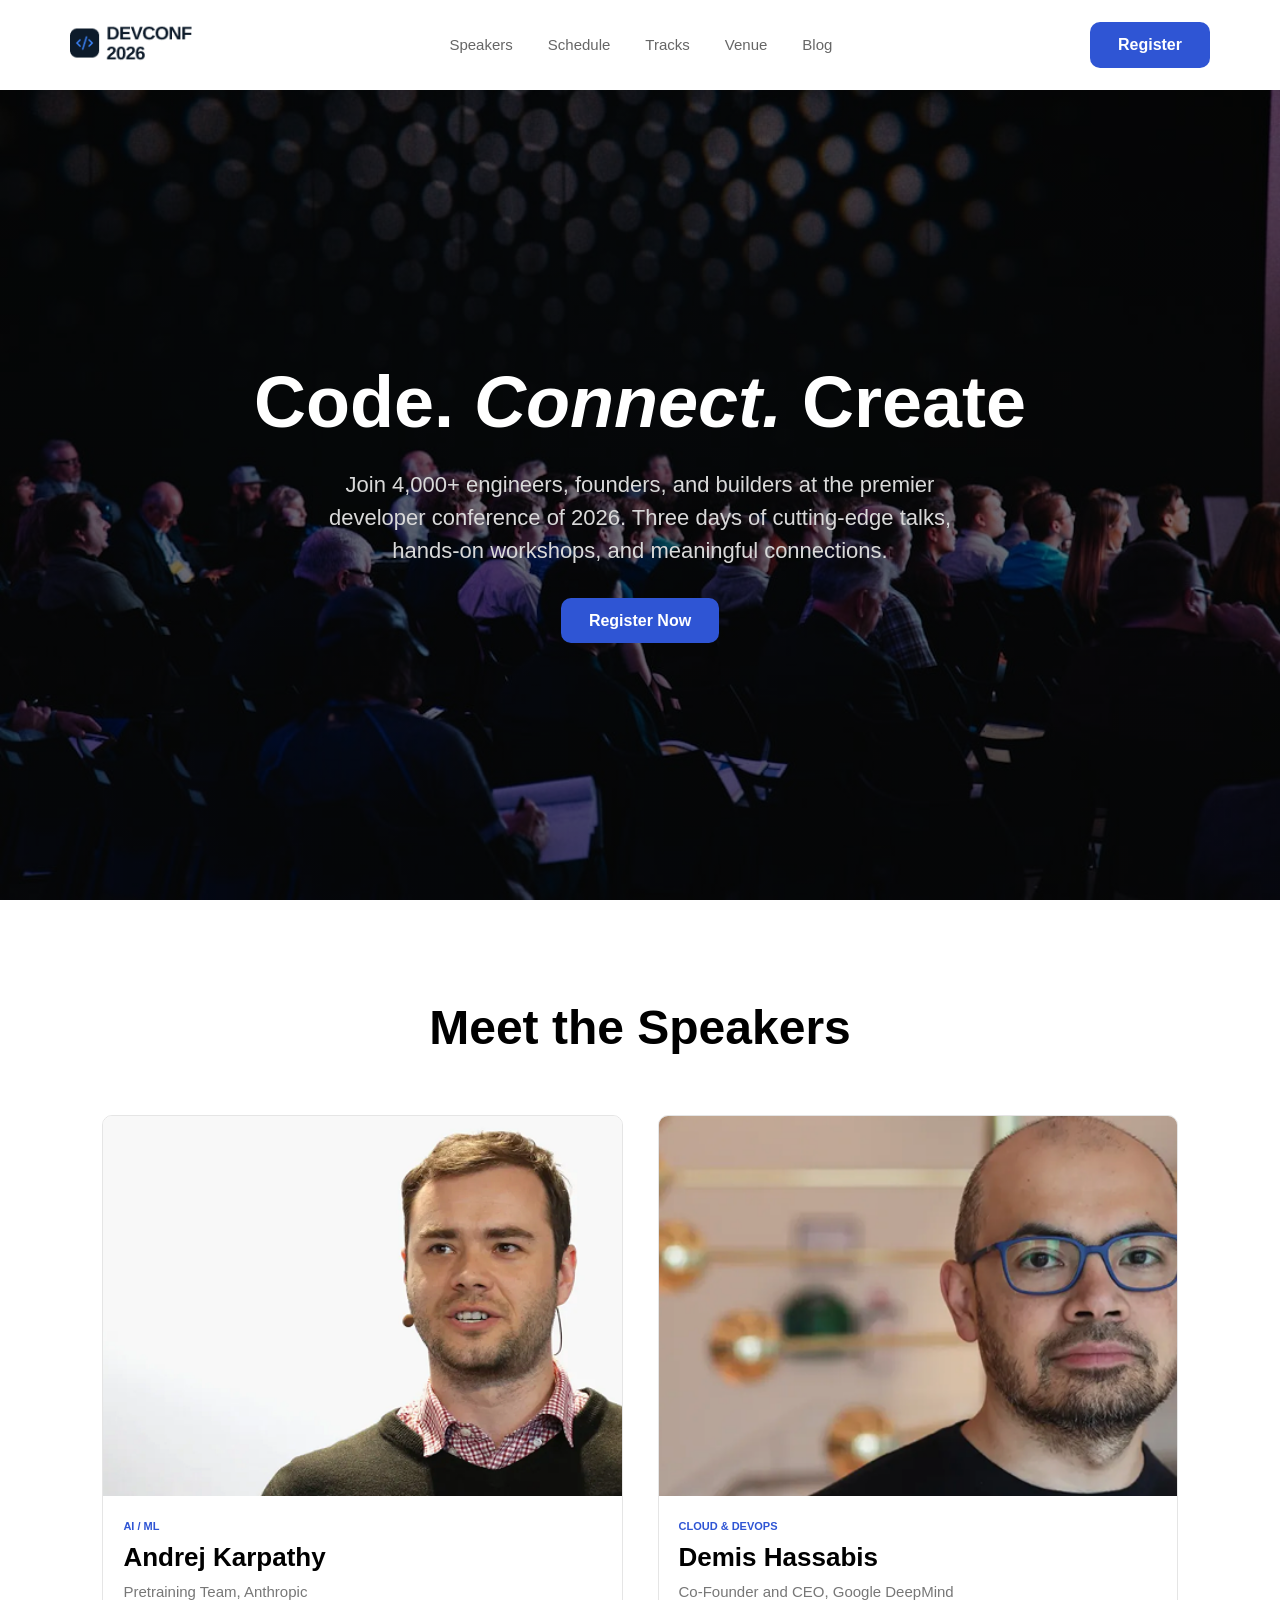
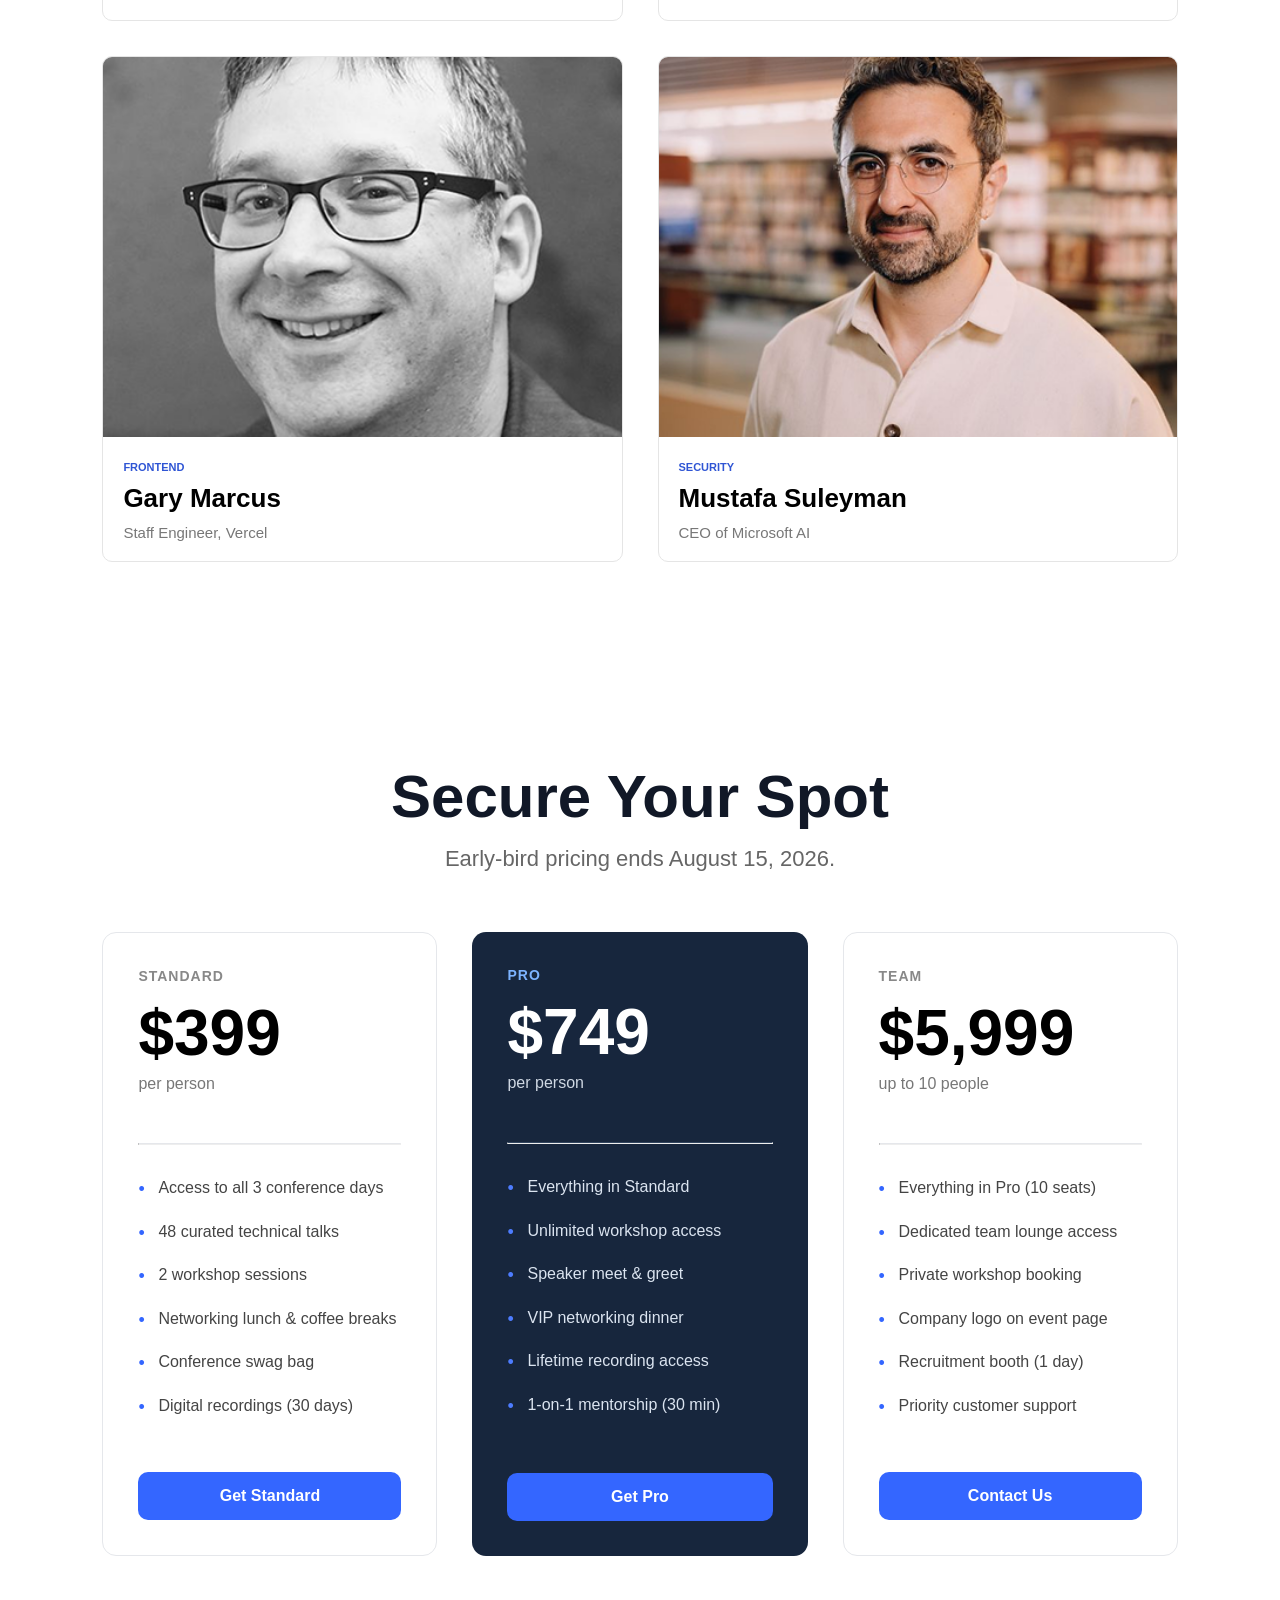
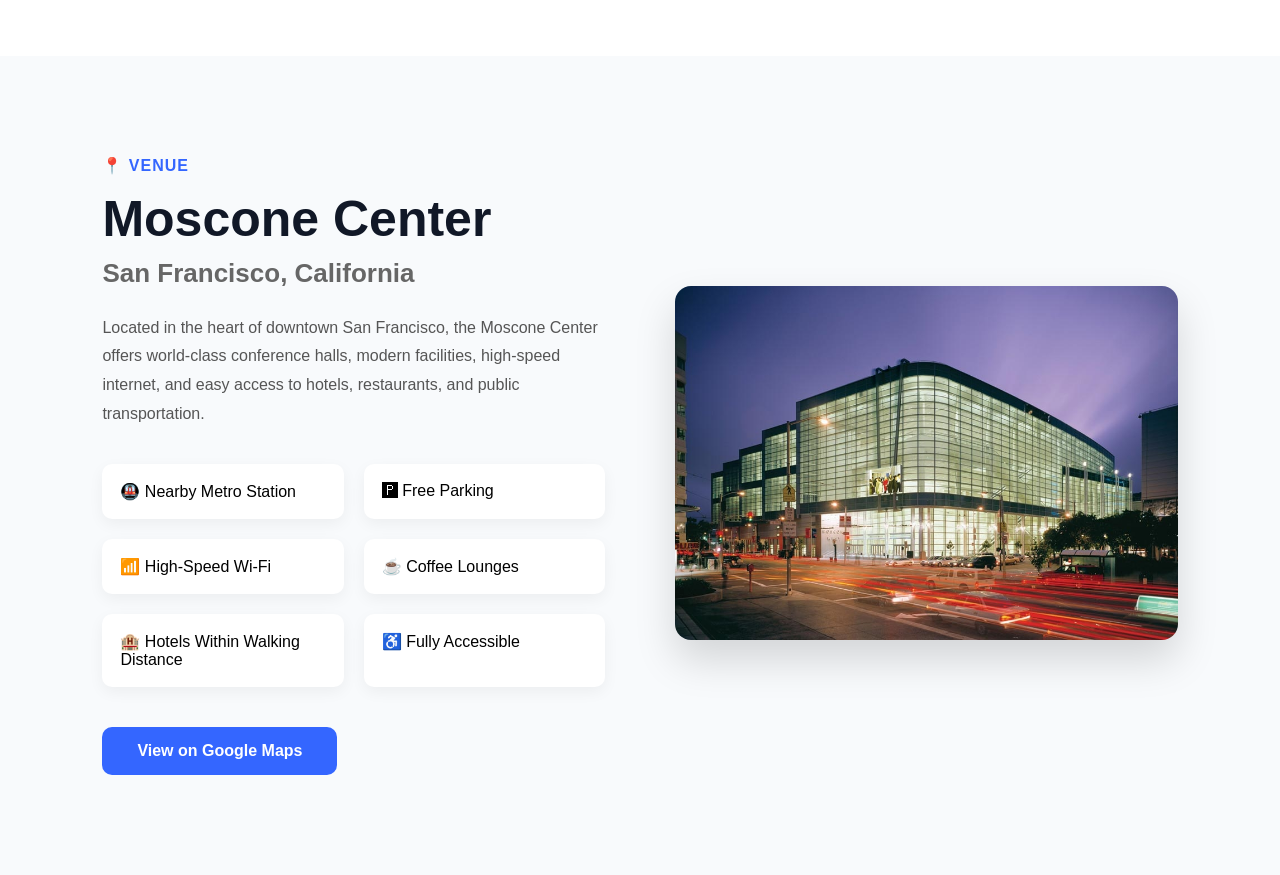
<file: index.html>
<!DOCTYPE html>
<html lang="en">

<head>
    <meta charset="UTF-8">
    <meta name="viewport" content="width=device-width, initial-scale=1.0">
    <link rel="stylesheet" href="./style.css">
    <title>DEVCONF2026</title>
</head>

<body>
    <header class="navbar">

        <div class="logo">
            <img src="./assets/logo.png" alt="logo">
        </div>

        <nav>
            <ul class="nav-links">
                <li><a href="Speakers.html">Speakers</a></li>
                <li><a href="Schedule.html">Schedule</a></li>
                <li><a href="Tracks.html">Tracks</a></li>
                <li><a href="Venue.html">Venue</a></li>
                <li><a href="Blog.html">Blog</a></li>
            </ul>
        </nav>

        <a href="Register.html" class="register-button">Register</a>
    </header>

    <section class="hero">
        <div class="overlay">
            <h1>
                Code.
                <span>Connect.</span>
                Create
            </h1>

            <p>Join 4,000+ engineers, founders, and builders at the premier developer
                conference of 2026. Three days of cutting-edge talks, hands-on workshops,
                and meaningful connections.
            </p>

            <a href="Register.html" class="register-button">Register Now</a>

        </div>
    </section>

    <section class="speakers">

        <h2>Meet the Speakers</h2>

        <div class="speaker-grid">

            <div class="speaker-card">

                <img src="./assets/andrej.png" alt="Andrej Karpathy">

                <div class="speaker-info">

                    <p class="category">AI / ML</p>

                    <h3>Andrej Karpathy</h3>

                    <p class="designation">
                        Pretraining Team, Anthropic
                    </p>

                </div>

            </div>

            <div class="speaker-card">

                <img src="./assets/demis.png" alt="Demis Hassabis">

                <div class="speaker-info">

                    <p class="category">Cloud & DevOps</p>

                    <h3>Demis Hassabis</h3>

                    <p class="designation">
                        Co-Founder and CEO, Google DeepMind
                    </p>

                </div>

            </div>

            <div class="speaker-card">

                <img src="./assets/gary.png" alt="Gary Marcus">

                <div class="speaker-info">

                    <p class="category">Frontend</p>

                    <h3>Gary Marcus</h3>

                    <p class="designation">
                        Staff Engineer, Vercel
                    </p>

                </div>

            </div>

            <div class="speaker-card">

                <img src="./assets/mustafa.png" alt="Mustafa Suleyman">

                <div class="speaker-info">

                    <p class="category">Security</p>

                    <h3>Mustafa Suleyman</h3>

                    <p class="designation">
                        CEO of Microsoft AI
                    </p>

                </div>

            </div>

        </div>

    </section>

    <section class="pricing">

        <div class="pricing-header">
            <h2>Secure Your Spot</h2>
            <p>Early-bird pricing ends August 15, 2026.</p>
        </div>

        <div class="pricing-grid">

            <div class="price-card">

                <p class="plan">STANDARD</p>

                <h3>$399</h3>

                <span>per person</span>

                <hr>

                <ul>
                    <li>Access to all 3 conference days</li>
                    <li>48 curated technical talks</li>
                    <li>2 workshop sessions</li>
                    <li>Networking lunch & coffee breaks</li>
                    <li>Conference swag bag</li>
                    <li>Digital recordings (30 days)</li>
                </ul>

                <a href="#">Get Standard</a>

            </div>

            <div class="price-card featured">

                <p class="plan">PRO</p>

                <h3>$749</h3>

                <span>per person</span>

                <hr>

                <ul>
                    <li>Everything in Standard</li>
                    <li>Unlimited workshop access</li>
                    <li>Speaker meet & greet</li>
                    <li>VIP networking dinner</li>
                    <li>Lifetime recording access</li>
                    <li>1-on-1 mentorship (30 min)</li>
                </ul>

                <a href="#">Get Pro</a>

            </div>

            <div class="price-card">

                <p class="plan">TEAM</p>

                <h3>$5,999</h3>

                <span>up to 10 people</span>

                <hr>

                <ul>
                    <li>Everything in Pro (10 seats)</li>
                    <li>Dedicated team lounge access</li>
                    <li>Private workshop booking</li>
                    <li>Company logo on event page</li>
                    <li>Recruitment booth (1 day)</li>
                    <li>Priority customer support</li>
                </ul>

                <a href="#" class="get-button">Contact Us</a>

            </div>

        </div>

    </section>

    <section class="venue">

    <div class="venue-container">

        <div class="venue-info">

            <p class="venue-tag">
                📍 Venue
            </p>

            <h2>
                Moscone Center
            </h2>

            <h3>
                San Francisco, California
            </h3>

            <p class="venue-description">
                Located in the heart of downtown San Francisco, the Moscone Center
                offers world-class conference halls, modern facilities, high-speed
                internet, and easy access to hotels, restaurants, and public
                transportation.
            </p>

            <div class="venue-features">

                <div class="feature">
                    🚇 Nearby Metro Station
                </div>

                <div class="feature">
                    🅿 Free Parking
                </div>

                <div class="feature">
                    📶 High-Speed Wi-Fi
                </div>

                <div class="feature">
                    ☕ Coffee Lounges
                </div>

                <div class="feature">
                    🏨 Hotels Within Walking Distance
                </div>

                <div class="feature">
                    ♿ Fully Accessible
                </div>

            </div>

            <a href="#" class="venue-btn">
                View on Google Maps
            </a>

        </div>


        <div class="venue-image">

            <img src="assets/picture_2853_1.jpg-1600x1200-faksimilie.jpg" alt="Conference Venue">

        </div>

    </div>

</section>


</body>

</html>
</file>
<file: style.css>
*{
    margin:0;
    padding:0;
    box-sizing:border-box;
    font-family:Arial, Helvetica, sans-serif;
}

body{
    background:#fff;
}

.navbar{
    height:90px;
    display:flex;
    justify-content:space-between;
    align-items:center;
    padding:0 70px;
}

.logo img{
    height:40px;
}

.nav-links{
    display:flex;
    list-style:none;
    gap:35px;
}

.nav-links a{
    text-decoration:none;
    color:#666;
    font-size:15px;
    transition:.3s;
}

.nav-links a:hover{
    color:black;
}

.register-button{
    text-decoration:none;
    background:#2f55d4;
    color:white;
    padding:14px 28px;
    border-radius:10px;
    font-weight:bold;
    transition:.3s;
}

.register-button:hover{
    background:#2445b5;
}

.hero{
    height:calc(100vh - 90px);
    background-image:
        linear-gradient(rgba(0,0,0,.55), rgba(0,0,0,.55)),
        url("./assets/banner.jpg");
    background-size:cover;
    background-position:center;
    display:flex;
    justify-content:center;
    align-items:center;
    text-align:center;
}

.overlay{
    max-width:900px;
    color:white;
}

.overlay h1{
    font-size:72px;
    font-weight:700;
    margin-bottom:25px;
}

.overlay span{
    font-style:italic;
}

.overlay p{
    width:75%;
    margin:auto;
    font-size:22px;
    line-height:1.5;
    color:#d9d9d9;
    margin-bottom:45px;
}

.hero-button{
    display:inline-block;
    text-decoration:none;
    color:white;
    background:#2f55d4;
    padding:18px 48px;
    border-radius:12px;
    font-size:24px;
    font-weight:bold;
    transition:.3s;
}

.hero-button:hover{
    background:#2445b5;
}


.speakers{
    padding:100px 8%;
    background:white;
}

.speakers h2{
    text-align:center;
    font-size:48px;
    margin-bottom:60px;
}

.speaker-grid{
    display:grid;
    grid-template-columns:repeat(2,1fr);
    gap:35px;
}

.speaker-card{
    background:white;
    border:1px solid #e5e5e5;
    border-radius:10px;
    overflow:hidden;
    transition:.5s;
}

.speaker-card:hover{
    transform:translateY(-8px);
    box-shadow:0 18px 35px rgba(0, 0, 0, 0.479);
}

.speaker-card img{
    width:100%;
    height: 380px;
    object-fit:cover;
    object-position:center top;
}

.speaker-info{
    padding:20px;
}

.category{
    color:#2f55d4;
    font-size:11px;
    text-transform:uppercase;
    font-weight:bold;
    margin-bottom:10px;
}

.speaker-info h3{
    font-size:26px;
    margin-bottom:10px;
}

.designation{
    color:#777;
    font-size:15px;
}

.pricing{
    padding:100px 8%;
    background:#ffffff;
}

.pricing-header{
    text-align:center;
    margin-bottom:60px;
}

.pricing-header h2{
    font-size:60px;
    color:#111827;
    margin-bottom:15px;
}

.pricing-header p{
    font-size:22px;
    color:#666;
}

.pricing-grid{
    display:grid;
    grid-template-columns:repeat(3,1fr);
    gap:35px;
    align-items:stretch;
}

.price-card{

    background:#fff;
    border:1px solid #e5e7eb;
    border-radius:14px;
    padding:35px;
    display:flex;
    flex-direction:column;
    transition:all .35s ease;
}

.price-card:hover{
    transform:translateY(-10px);
    box-shadow:
        0 18px 35px rgba(0,0,0,.12),
        0 30px 60px rgba(0,0,0,.08);
}

.featured{
    background:#17263d;
    border:none;
    color:white;
}

.featured:hover{
    transform:translateY(-10px);
    box-shadow:
        0 20px 40px rgba(0,0,0,.25),
        0 35px 70px rgba(0,0,0,.18);
}


.plan{
    color:#888;
    font-size:14px;
    font-weight:bold;
    letter-spacing:1px;
    margin-bottom:12px;
}

.price-card h3{
    font-size:64px;
    margin-bottom:5px;
}

.price-card span{
    color:#777;
    margin-bottom:25px;
}

.price-card hr{
    border-top:1px solid #e5e7eb;
    margin:25px 0 30px;
}

.featured .plan{
    color:#7cb3ff;
}

.featured h3{
    color:white;
}

.featured span{
    color:#cfd8e3;
}

.featured hr{
    border-top:1px solid #32455f;
}

.price-card ul{
    list-style:none;
    padding:0;
    margin:0 0 35px;
}

.price-card li{
    position:relative;
    padding-left:20px;
    margin-bottom:18px;
    color:#444;
    line-height:1.6;
}

.price-card li::before{
    content:"•";
    position:absolute;
    left:0;
    color:#3466ff;
    font-size:18px;
}

.featured ul li{
    color:#dbe4f0;
}

.featured li::before{
    color:#4d7cff;
}

.price-card a{
    margin-top:auto;
    text-decoration:none;
    text-align:center;
    background:#3466ff;
    color:white;
    padding:15px;
    border-radius:10px;
    font-weight:600;
    transition:.3s;
}

.price-card a:hover{
    background:#2554e6;
}

/* ===========================
        Venue Section
=========================== */

.venue{

    padding:100px 8%;
    background:#f8fafc;
}

.venue-container{

    display:grid;
    grid-template-columns:1fr 1fr;
    gap:70px;
    align-items:center;
}

.venue-tag{

    color:#3466ff;
    font-weight:bold;
    text-transform:uppercase;
    letter-spacing:1px;

    margin-bottom:15px;
}

.venue h2{

    font-size:50px;
    color:#111827;

    margin-bottom:10px;
}

.venue h3{

    font-size:26px;
    color:#666;

    margin-bottom:25px;
}

.venue-description{

    color:#555;
    line-height:1.8;

    margin-bottom:35px;
}


/* ===========================
        Features
=========================== */

.venue-features{

    display:grid;
    grid-template-columns:repeat(2,1fr);

    gap:20px;

    margin-bottom:40px;
}

.feature{

    background:white;

    padding:18px;

    border-radius:10px;

    box-shadow:0 5px 15px rgba(0,0,0,.05);

    transition:.3s;
}

.feature:hover{

    transform:translateY(-5px);

    box-shadow:0 12px 25px rgba(0,0,0,.12);
}


/* ===========================
        Button
=========================== */

.venue-btn{

    display:inline-block;

    background:#3466ff;

    color:white;

    text-decoration:none;

    padding:15px 35px;

    border-radius:10px;

    font-weight:bold;

    transition:.3s;
}

.venue-btn:hover{

    background:#2853d9;
}


/* ===========================
        Image
=========================== */

.venue-image img{

    width:100%;

    border-radius:16px;

    box-shadow:0 20px 40px rgba(0,0,0,.15);

    transition:.4s;
}

.venue-image img:hover{

    transform:scale(1.02);
}
</file>
